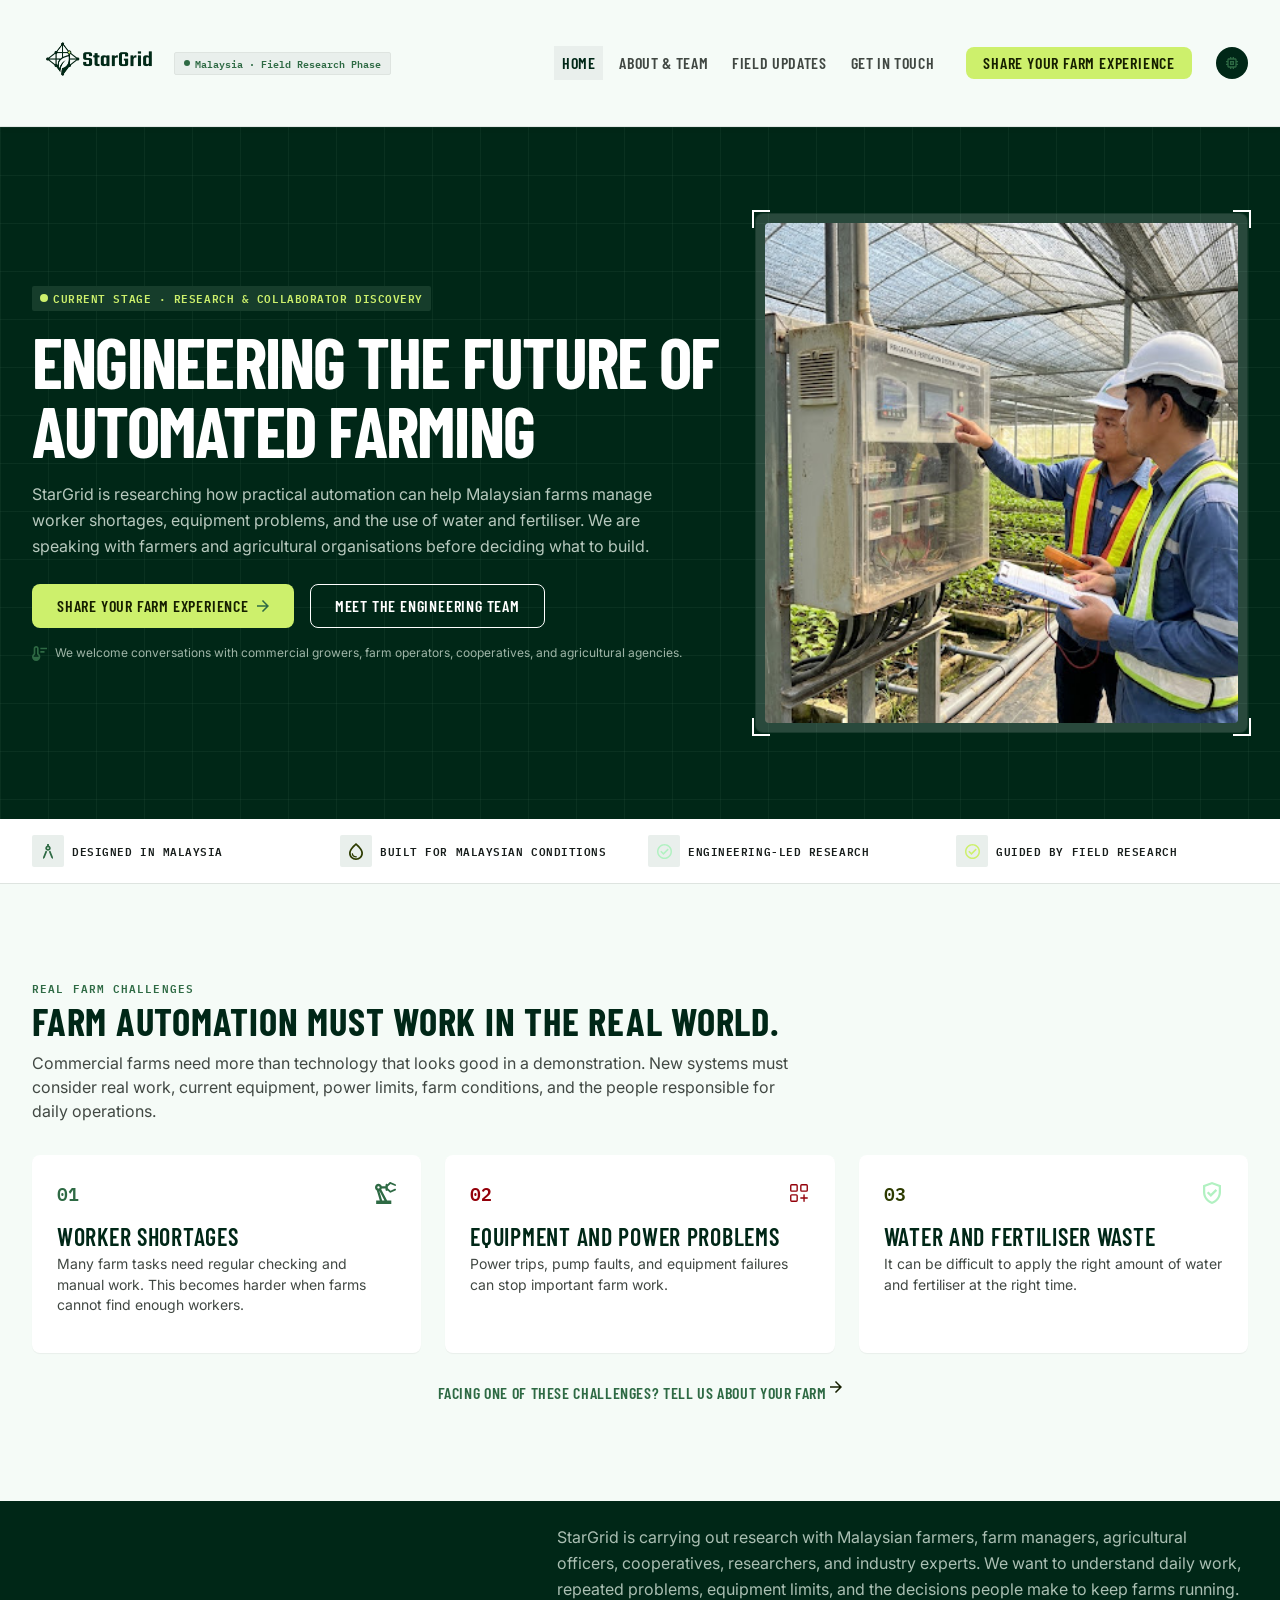
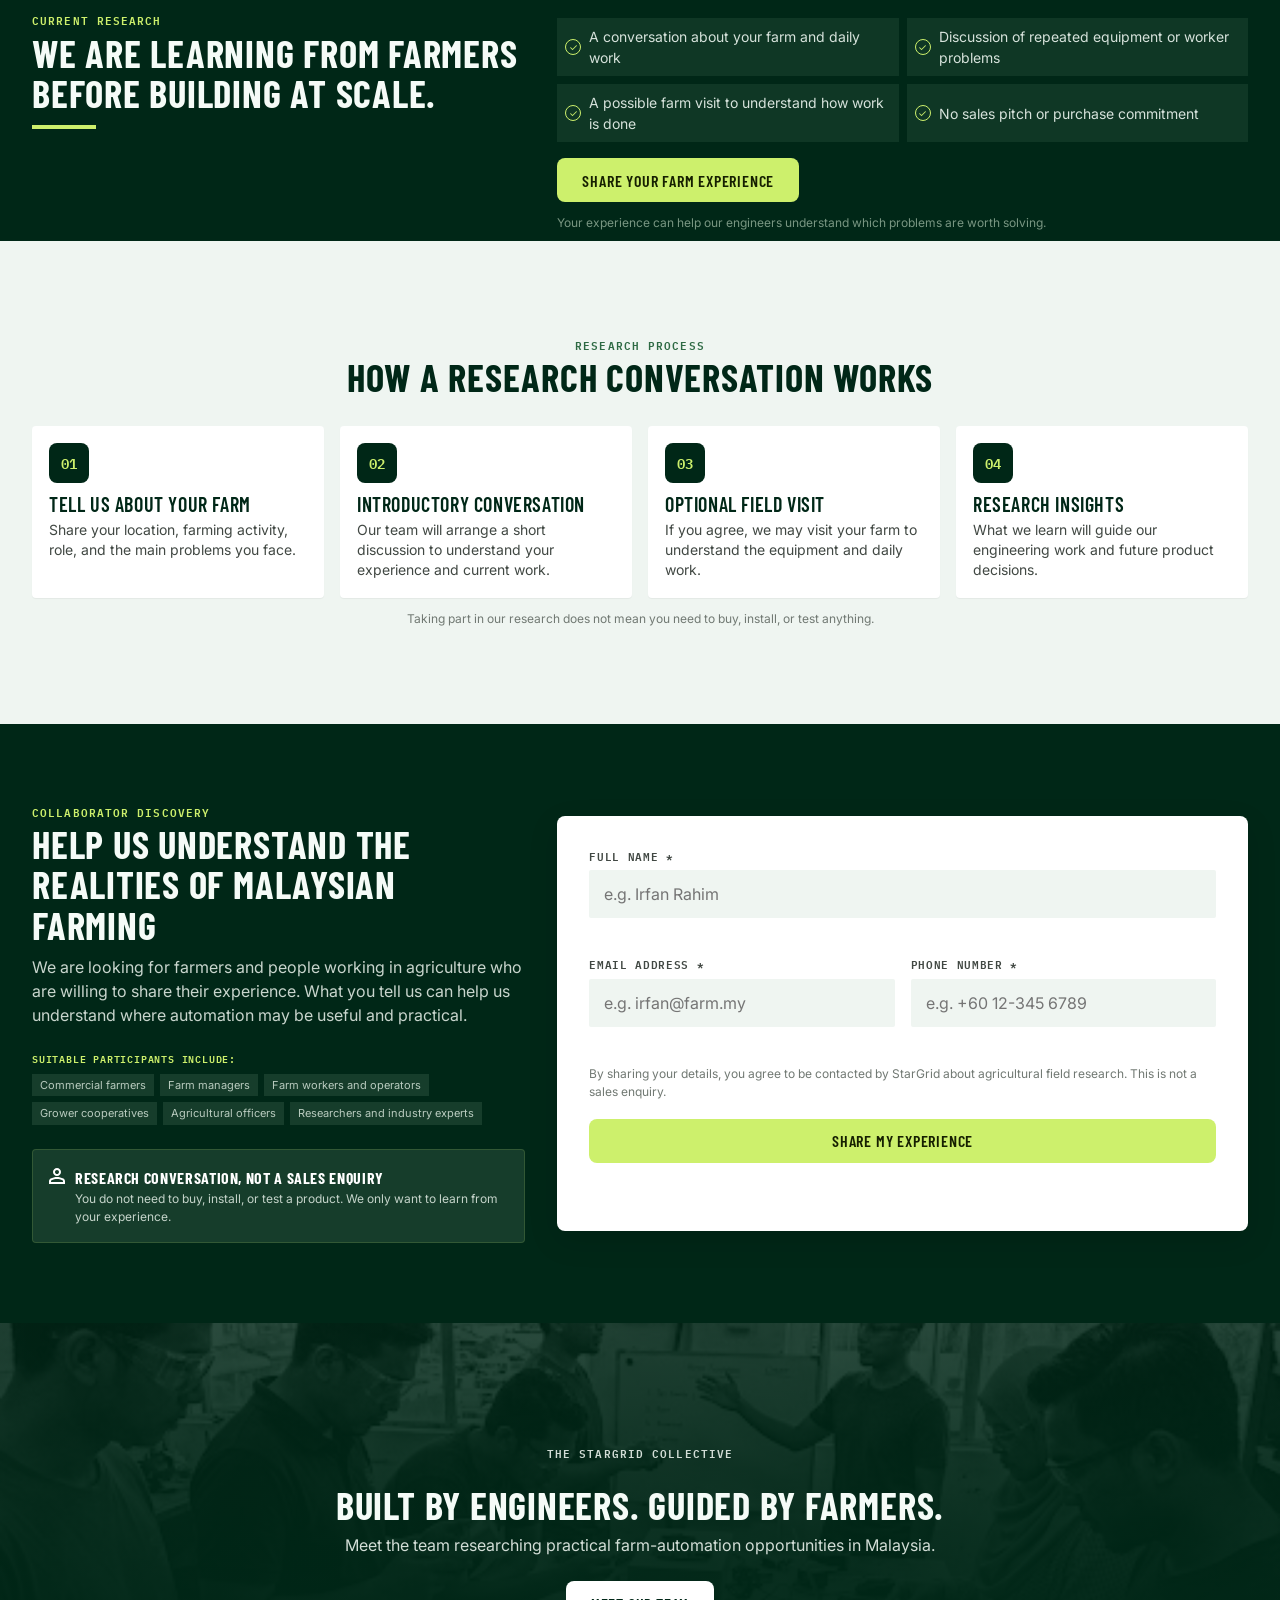
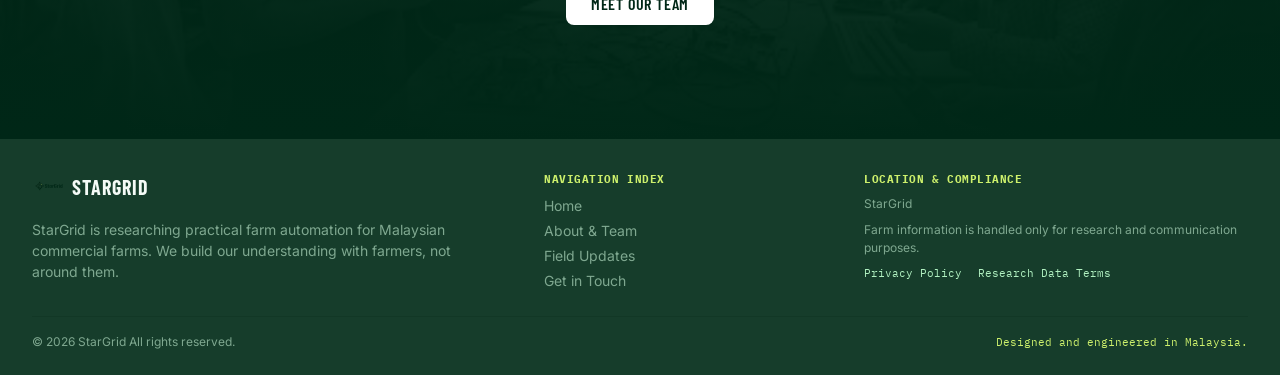
<file: index.html>
<!doctype html>
<html lang="en-MY">
<head>
  <meta charset="utf-8">
  <meta name="viewport" content="width=device-width, initial-scale=1">
  <meta name="description" content="StarGrid is learning from Malaysian farmers to guide practical research into farm automation.">
  <title>StarGrid | Engineering for Real Farm Needs</title>
  <link rel="stylesheet" href="styles.css">
  <script src="script.js" defer></script>
</head>
<head>
  <meta charset="utf-8">
  <meta name="viewport" content="width=device-width, initial-scale=1">
  <meta name="description" content="Follow StarGrid's field research, farm visits, and conversations with Malaysian agricultural communities.">
  <title>Field Updates | StarGrid</title>
  
  <!-- Your new favicon tag -->
  <link rel="icon" type="image/png" href="assets/favicon.png">
  
  <link rel="stylesheet" href="styles.css">
  <script src="script.js" defer></script>
</head>
<body>
  <header class="site-header">
    <div class="container header-inner">
      <div class="brand-wrap">
        <a class="logo-link" href="index.html" aria-label="Grow Grid home">
          <img class="brand-logo" src="assets/grow-grid-logo.png" alt="Grow Grid">
        </a>
        <span class="phase-chip"><span class="phase-dot"></span>Malaysia · Field Research Phase</span>
      </div>
      <div class="header-actions">
        <nav class="desktop-nav" aria-label="Main navigation">
          <a class="nav-link active" href="index.html">Home</a>
          <a class="nav-link" href="about.html">About &amp; Team</a>
          <a class="nav-link" href="field-updates.html">Field Updates</a>
          <a class="nav-link" href="#research-form-section">Get in Touch</a>
        </nav>
        <a class="btn btn--primary btn--compact" href="#research-form-section">Share Your Farm Experience</a>
        <span class="header-icon" aria-hidden="true"><img src="assets/home-icon-13.svg" alt=""></span>
        <button class="menu-toggle" type="button" aria-label="Open navigation" aria-expanded="false" data-menu-toggle>
          <span></span><span></span><span></span>
        </button>
      </div>
    </div>
    <nav class="mobile-menu" aria-label="Mobile navigation" data-mobile-menu>
      <a class="nav-link active" href="index.html">Home</a>
      <a class="nav-link" href="about.html">About &amp; Team</a>
      <a class="nav-link" href="field-updates.html">Field Updates</a>
      <a class="nav-link" href="#research-form-section">Get in Touch</a>
      <a class="btn btn--primary" href="#research-form-section">Share Your Farm Experience</a>
    </nav>
  </header>

  <main>
    <section class="hero">
      <div class="container hero-inner">
        <div class="hero-content">
          <div class="status-badge"><i></i>Current Stage · Research &amp; Collaborator Discovery</div>
          <h1 class="hero-title">Engineering the Future of Automated Farming</h1>
          <p class="hero-copy">StarGrid is researching how practical automation can help Malaysian farms manage worker shortages, equipment problems, and the use of water and fertiliser. We are speaking with farmers and agricultural organisations before deciding what to build.</p>
          <div class="hero-actions">
            <a class="btn btn--primary" href="#research-form-section">Share Your Farm Experience <img class="inline-icon" src="assets/home-icon-12.svg" alt=""></a>
            <a class="btn btn--outline-light" href="about.html">Meet the Engineering Team</a>
          </div>
          <p class="reassurance"><img src="assets/home-icon-04.svg" alt="">We welcome conversations with commercial growers, farm operators, cooperatives, and agricultural agencies.</p>
        </div>
        <div class="technical-frame">
          <span class="corner" aria-hidden="true"></span>
          <img class="hero-image" src="assets/home-hero.jpg" alt="Engineer inspecting a farm control panel in a commercial greenhouse" width="488" height="500">
        </div>
      </div>
    </section>

    <section class="trust-strip" aria-label="StarGrid credibility">
      <div class="container trust-grid">
        <div class="trust-item"><span class="icon-box"><img src="assets/home-icon-01.svg" alt=""></span>Designed in Malaysia </div>
        <div class="trust-item"><span class="icon-box"><img src="assets/home-icon-02.svg" alt=""></span>Built for Malaysian Conditions</div>
        <div class="trust-item"><span class="icon-box"><img src="assets/home-icon-08.svg" alt=""></span>Engineering-led Research</div>
        <div class="trust-item"><span class="icon-box"><img src="assets/home-icon-06.svg" alt=""></span>Guided by Field Research</div>
      </div>
    </section>

    <section class="section section--large section--mint" id="farm-challenges">
      <div class="container">
        <p class="eyebrow">Real Farm Challenges</p>
        <h2 class="section-title">Farm Automation Must Work in the Real World.</h2>
        <p class="section-copy">Commercial farms need more than technology that looks good in a demonstration. New systems must consider real work, current equipment, power limits, farm conditions, and the people responsible for daily operations.</p>
        <div class="challenge-grid">
          <article class="challenge-card">
            <div class="card-top"><span class="card-number">01</span><img class="card-icon" src="assets/home-icon-03.svg" alt=""></div>
            <h3 class="card-title">Worker Shortages</h3>
            <p class="card-copy">Many farm tasks need regular checking and manual work. This becomes harder when farms cannot find enough workers.</p>
          </article>
          <article class="challenge-card">
            <div class="card-top"><span class="card-number card-number--red">02</span><img class="card-icon" src="assets/home-icon-11.svg" alt=""></div>
            <h3 class="card-title">Equipment and Power Problems</h3>
            <p class="card-copy">Power trips, pump faults, and equipment failures can stop important farm work.</p>
          </article>
          <article class="challenge-card">
            <div class="card-top"><span class="card-number card-number--olive">03</span><img class="card-icon" src="assets/home-icon-10.svg" alt=""></div>
            <h3 class="card-title">Water and Fertiliser Waste</h3>
            <p class="card-copy">It can be difficult to apply the right amount of water and fertiliser at the right time.</p>
          </article>
        </div>
        <a class="section-outlink" href="#research-form-section">Facing one of these challenges? Tell us about your farm&nbsp; <img class="inline-icon" src="assets/home-icon-05.svg" alt=""></a>
      </div>
    </section>

    <section class="section--dark" id="current-research">
      <div class="container research-band-inner">
        <div class="research-heading">
          <p class="eyebrow eyebrow--lime">Current Research</p>
          <h2 class="section-title section-title--light">We Are Learning From Farmers Before Building at Scale.</h2>
          <div class="lime-rule" aria-hidden="true"></div>
        </div>
        <div>
          <p class="research-copy">StarGrid is carrying out research with Malaysian farmers, farm managers, agricultural officers, cooperatives, researchers, and industry experts. We want to understand daily work, repeated problems, equipment limits, and the decisions people make to keep farms running.</p>
          <div class="research-list">
            <div class="research-list-item"><span class="check">✓</span>A conversation about your farm and daily work</div>
            <div class="research-list-item"><span class="check">✓</span>Discussion of repeated equipment or worker problems</div>
            <div class="research-list-item"><span class="check">✓</span>A possible farm visit to understand how work is done</div>
            <div class="research-list-item"><span class="check">✓</span>No sales pitch or purchase commitment</div>
          </div>
          <a class="btn btn--primary" href="#research-form-section">Share Your Farm Experience</a>
          <p class="research-note">Your experience can help our engineers understand which problems are worth solving.</p>
        </div>
      </div>
    </section>

    <section class="section section--large section--soft" id="research-process">
      <div class="container">
        <div class="center-heading">
          <p class="eyebrow">Research Process</p>
          <h2 class="section-title">How a Research Conversation Works</h2>
        </div>
        <div class="timeline">
          <article class="step-card"><span class="step-number">01</span><h3 class="card-title">Tell Us About Your Farm</h3><p class="card-copy">Share your location, farming activity, role, and the main problems you face.</p></article>
          <article class="step-card"><span class="step-number">02</span><h3 class="card-title">Introductory Conversation</h3><p class="card-copy">Our team will arrange a short discussion to understand your experience and current work.</p></article>
          <article class="step-card"><span class="step-number">03</span><h3 class="card-title">Optional Field Visit</h3><p class="card-copy">If you agree, we may visit your farm to understand the equipment and daily work.</p></article>
          <article class="step-card"><span class="step-number">04</span><h3 class="card-title">Research Insights</h3><p class="card-copy">What we learn will guide our engineering work and future product decisions.</p></article>
        </div>
        <p class="timeline-note">Taking part in our research does not mean you need to buy, install, or test anything.</p>
      </div>
    </section>

    <section class="section--dark form-section" id="research-form-section">
      <div class="container form-layout">
        <div>
          <p class="eyebrow eyebrow--lime">Collaborator Discovery</p>
          <h2 class="section-title section-title--light">Help Us Understand the Realities of Malaysian Farming</h2>
          <p class="section-copy section-copy--light">We are looking for farmers and people working in agriculture who are willing to share their experience. What you tell us can help us understand where automation may be useful and practical.</p>
          <p class="participant-label">Suitable participants include:</p>
          <div class="tags">
            <span class="tag">Commercial farmers</span><span class="tag">Farm managers</span><span class="tag">Farm workers and operators</span><span class="tag">Grower cooperatives</span><span class="tag">Agricultural officers</span><span class="tag">Researchers and industry experts</span>
          </div>
          <div class="notice-box"><img src="assets/home-icon-09.svg" alt=""><div><strong>Research Conversation, Not a Sales Enquiry</strong>You do not need to buy, install, or test a product. We only want to learn from your experience.</div></div>
        </div>

        <form class="form-card" id="research-form" novalidate>
          <div class="form-grid">
            <div class="field">
              <label for="name">Full Name *</label>
              <input id="name" name="name" type="text" autocomplete="name" placeholder="e.g. Irfan Rahim" aria-describedby="name-error" required>
              <p class="field-error" id="name-error" aria-live="polite"></p>
            </div>
            <div class="field">
              <label for="email">Email Address *</label>
              <input id="email" name="email" type="email" autocomplete="email" placeholder="e.g. irfan@farm.my" aria-describedby="email-error" required>
              <p class="field-error" id="email-error" aria-live="polite"></p>
            </div>
            <div class="field">
              <label for="phone">Phone Number *</label>
              <input id="phone" name="phone" type="tel" autocomplete="tel" placeholder="e.g. +60 12-345 6789" aria-describedby="phone-error" required>
              <p class="field-error" id="phone-error" aria-live="polite"></p>
            </div>
          </div>
          <p class="form-trust">By sharing your details, you agree to be contacted by StarGrid about agricultural field research. This is not a sales enquiry.</p>
          <button class="btn btn--primary btn--full" type="submit">Share My Experience</button>
          <p class="form-status" data-form-status role="status" aria-live="polite"></p>
        </form>
      </div>
    </section>

    <section class="team-banner">
      <div class="container">
        <p class="eyebrow eyebrow--lime">The StarGrid Collective</p>
        <h2 class="section-title section-title--light">Built by Engineers. Guided by Farmers.</h2>
        <p>Meet the team researching practical farm-automation opportunities in Malaysia.</p>
        <a class="btn btn--white" href="about.html">Meet Our Team</a>
      </div>
    </section>
  </main>

  <footer class="site-footer">
    <div class="container">
      <div class="footer-main">
        <div>
          <div class="footer-logo-row"><img src="assets/grow-grid-logo-about.png" alt=""><strong class="footer-brand">StarGrid</strong></div>
          <p class="footer-copy">StarGrid is researching practical farm automation for Malaysian commercial farms. We build our understanding with farmers, not around them.</p>
        </div>
        <div>
          <h2 class="footer-heading">Navigation Index</h2>
          <nav class="footer-links" aria-label="Footer navigation"><a href="index.html">Home</a><a href="about.html">About &amp; Team</a><a href="field-updates.html">Field Updates</a><a href="#research-form-section">Get in Touch</a></nav>
        </div>
        <div>
          <h2 class="footer-heading">Location &amp; Compliance</h2>
          <p class="footer-small">StarGrid </p>
          <p class="footer-small">Farm information is handled only for research and communication purposes.</p>
          <div class="legal-links"><a href="#">Privacy Policy</a><a href="#">Research Data Terms</a></div>
        </div>
      </div>
      <div class="footer-bottom"><span>© 2026 StarGrid  All rights reserved.</span><span class="footer-signoff">Designed and engineered in Malaysia.</span></div>
    </div>
  </footer>
</body>
</html>
</file>
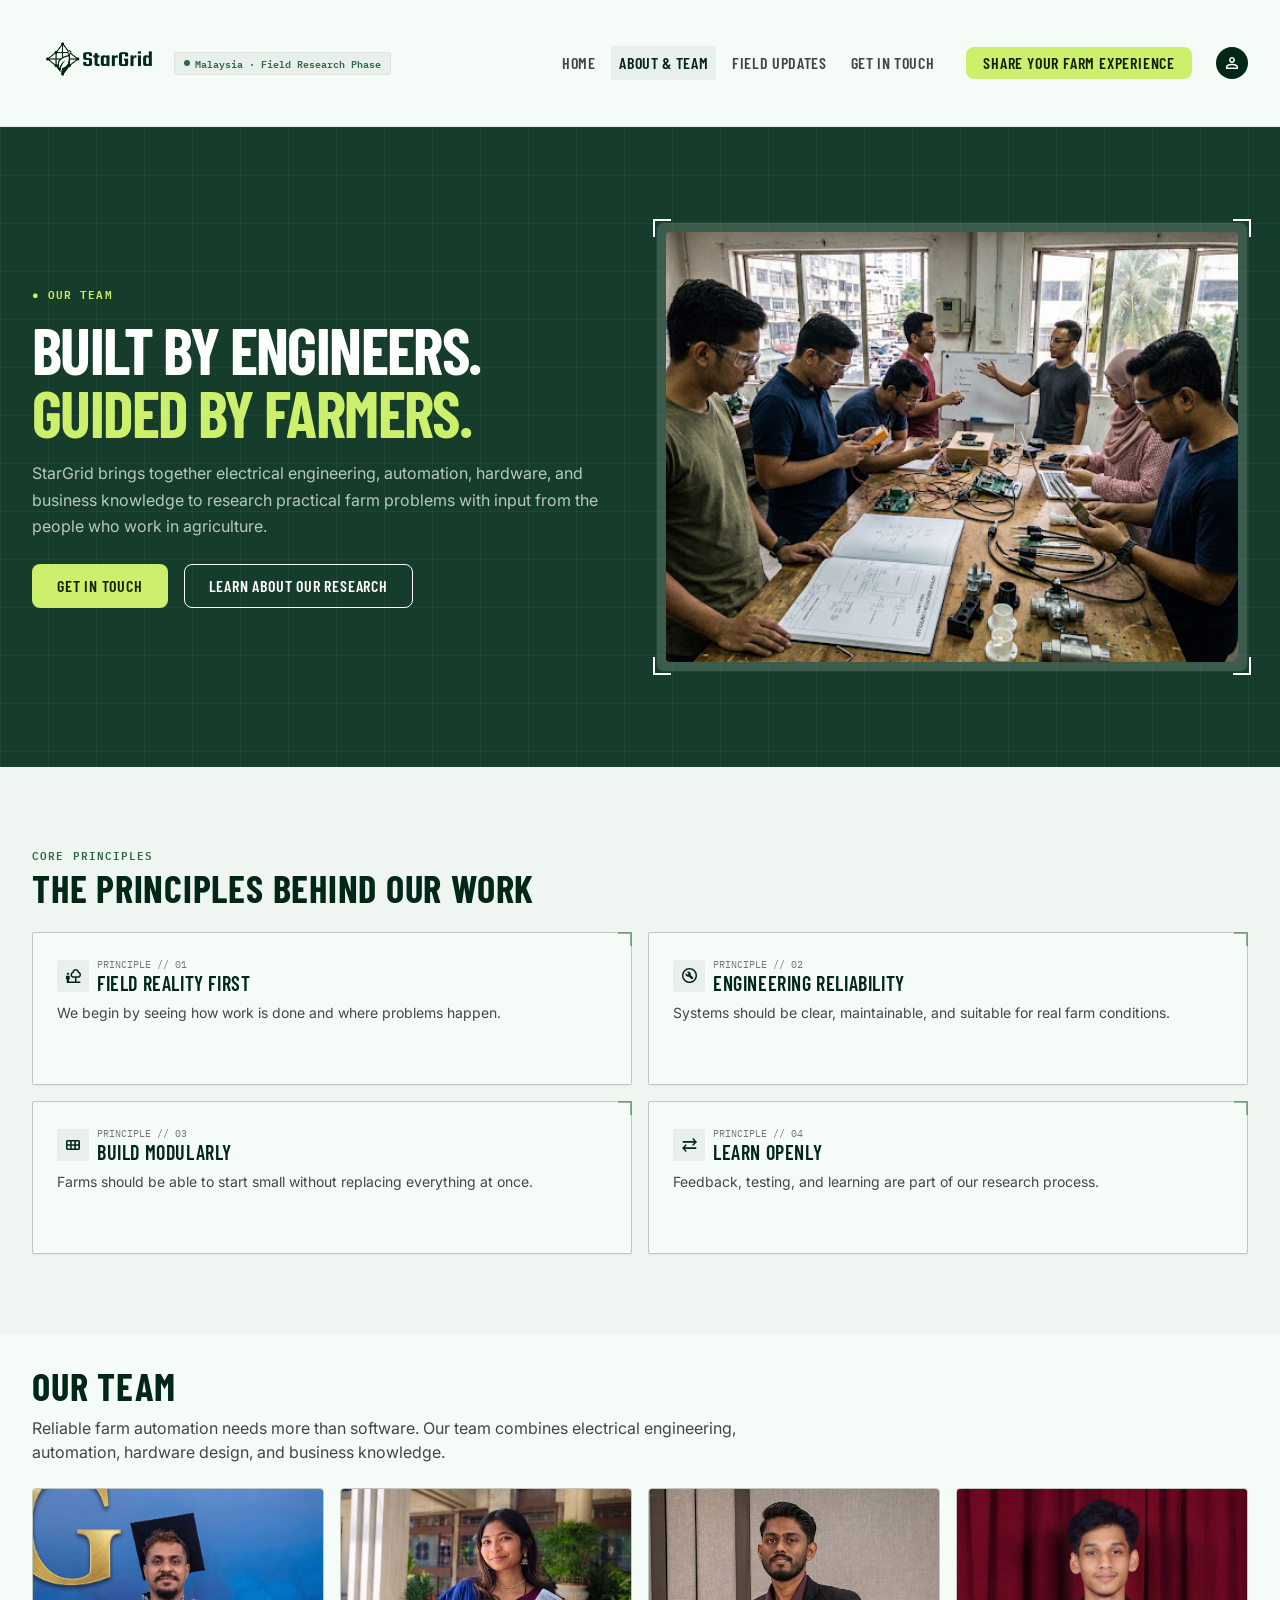
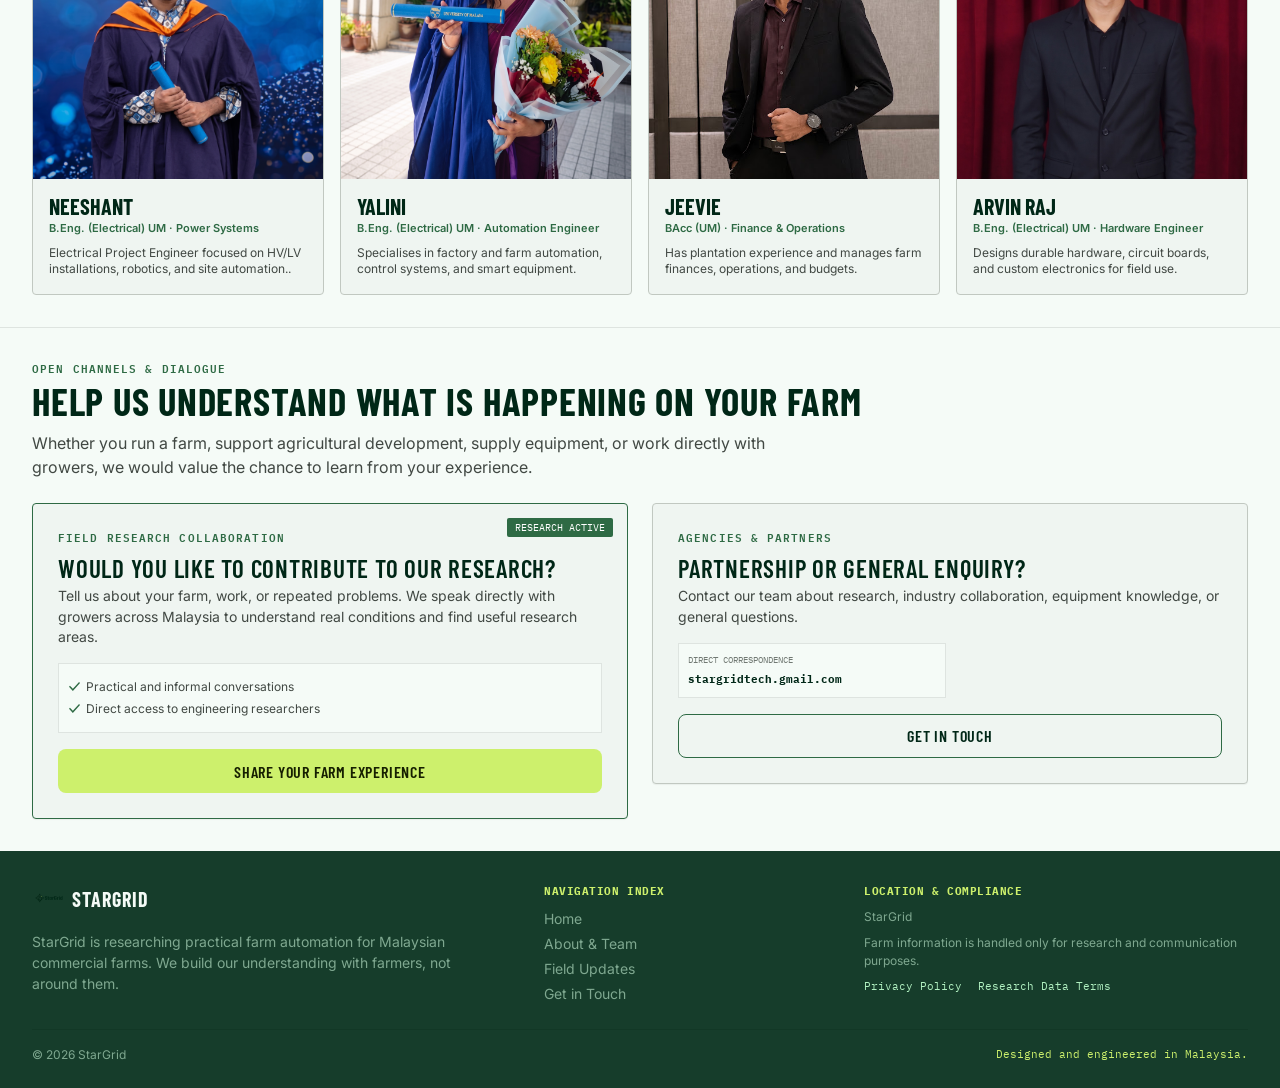
<file: about.html>
<!doctype html>
<html lang="en-MY">
<head>
  <meta charset="utf-8">
  <meta name="viewport" content="width=device-width, initial-scale=1">
  <meta name="description" content="Meet the StarGrid engineering team and learn about the principles guiding its Malaysian farm research.">
  <title>About &amp; Team | StarGrid</title>
  <link rel="stylesheet" href="styles.css">
  <script src="script.js" defer></script>
</head>
<body>
  <header class="site-header">
    <div class="container header-inner">
      <div class="brand-wrap">
        <a class="logo-link" href="index.html" aria-label="Grow Grid home"><img class="brand-logo" src="assets/grow-grid-logo.png" alt="Grow Grid"></a>
        <span class="phase-chip"><span class="phase-dot"></span>Malaysia · Field Research Phase</span>
      </div>
      <div class="header-actions">
        <nav class="desktop-nav" aria-label="Main navigation">
          <a class="nav-link" href="index.html">Home</a>
          <a class="nav-link active" href="about.html">About &amp; Team</a>
          <a class="nav-link" href="field-updates.html">Field Updates</a>
          <a class="nav-link" href="#contact">Get in Touch</a>
        </nav>
        <a class="btn btn--primary btn--compact" href="index.html#research-form-section">Share Your Farm Experience</a>
        <span class="header-icon" aria-hidden="true"><img src="assets/about-icon-04.svg" alt=""></span>
        <button class="menu-toggle" type="button" aria-label="Open navigation" aria-expanded="false" data-menu-toggle><span></span><span></span><span></span></button>
      </div>
    </div>
    <nav class="mobile-menu" aria-label="Mobile navigation" data-mobile-menu>
      <a class="nav-link" href="index.html">Home</a>
      <a class="nav-link active" href="about.html">About &amp; Team</a>
      <a class="nav-link" href="field-updates.html">Field Updates</a>
      <a class="nav-link" href="#contact">Get in Touch</a>
      <a class="btn btn--primary" href="index.html#research-form-section">Share Your Farm Experience</a>
    </nav>
  </header>

  <main>
    <section class="hero about-hero">
      <div class="container hero-inner">
        <div class="hero-content">
          <p class="eyebrow eyebrow--lime">● Our Team</p>
          <h1 class="hero-title">Built by Engineers.<span class="accent">Guided by Farmers.</span></h1>
          <p class="hero-copy">StarGrid brings together electrical engineering, automation, hardware, and business knowledge to research practical farm problems with input from the people who work in agriculture.</p>
          <div class="hero-actions">
            <a class="btn btn--primary" href="#contact">Get in Touch</a>
            <a class="btn btn--outline-light" href="index.html#current-research">Learn About Our Research</a>
          </div>
        </div>
        <div class="technical-frame">
          <span class="corner" aria-hidden="true"></span>
          <img class="hero-image" src="assets/about-workshop.jpg" alt="StarGrid team collaborating on electronic hardware in a workshop" width="590" height="430">
        </div>
      </div>
    </section>

    <section class="section section--soft">
      <div class="container">
        <p class="eyebrow">Core Principles</p>
        <h2 class="section-title">The Principles Behind Our Work</h2>
        <div class="values-grid">
          <article class="value-card">
            <div class="value-head"><span class="icon-box"><img src="assets/about-icon-01.svg" alt=""></span><div><div class="value-meta">PRINCIPLE // 01</div><h3 class="card-title">Field Reality First</h3></div></div>
            <p class="card-copy">We begin by seeing how work is done and where problems happen.</p>
          </article>
          <article class="value-card">
            <div class="value-head"><span class="icon-box"><img src="assets/about-icon-03.svg" alt=""></span><div><div class="value-meta">PRINCIPLE // 02</div><h3 class="card-title">Engineering Reliability</h3></div></div>
            <p class="card-copy">Systems should be clear, maintainable, and suitable for real farm conditions.</p>
          </article>
          <article class="value-card">
            <div class="value-head"><span class="icon-box"><img src="assets/about-icon-06.svg" alt=""></span><div><div class="value-meta">PRINCIPLE // 03</div><h3 class="card-title">Build Modularly</h3></div></div>
            <p class="card-copy">Farms should be able to start small without replacing everything at once.</p>
          </article>
          <article class="value-card">
            <div class="value-head"><span class="icon-box"><img src="assets/about-icon-05.svg" alt=""></span><div><div class="value-meta">PRINCIPLE // 04</div><h3 class="card-title">Learn Openly</h3></div></div>
            <p class="card-copy">Feedback, testing, and learning are part of our research process.</p>
          </article>
        </div>
      </div>
    </section>

    <section class="team-section section--mint">
      <div class="container">
        <h2 class="section-title">Our Team</h2>
        <p class="section-copy">Reliable farm automation needs more than software. Our team combines electrical engineering, automation, hardware design, and business knowledge.</p>
        <div class="team-grid">
          <article class="profile">
            <div class="profile-image-wrap"><img src="assets/team-neeshant.jpg" alt="Neeshant, electrical engineering lead" width="290" height="290" loading="lazy"><span </div>
            <div class="profile-body"><h3 class="profile-name">Neeshant</h3><p class="profile-role">B.Eng. (Electrical) UM · Power Systems</p><p class="profile-copy">Electrical Project Engineer focused on HV/LV installations, robotics, and site automation..</p></div>
          </article>
          <article class="profile">
            <div class="profile-image-wrap"><img src="assets/team-yalini.jpg" alt="Yalini Sundram, automation engineer" width="290" height="290" loading="lazy"></div>
            <div class="profile-body"><h3 class="profile-name">Yalini </h3><p class="profile-role">B.Eng. (Electrical) UM · Automation Engineer</p><p class="profile-copy">Specialises in factory and farm automation, control systems, and smart equipment.</p></div>
          </article>
          <article class="profile">
            <div class="profile-image-wrap"><img src="assets/team-jeevie.jpg" alt="Jeevie, finance and operations" width="290" height="290" loading="lazy"></div>
            <div class="profile-body"><h3 class="profile-name">Jeevie</h3><p class="profile-role">BAcc (UM) · Finance &amp; Operations</p><p class="profile-copy">Has plantation experience and manages farm finances, operations, and budgets.</p></div>
          </article>
          <article class="profile">
            <div class="profile-image-wrap"><img src="assets/team-arvin.jpg" alt="Arvin Raj, hardware engineer" width="290" height="290" loading="lazy"></div>
            <div class="profile-body"><h3 class="profile-name">Arvin Raj</h3><p class="profile-role">B.Eng. (Electrical) UM · Hardware Engineer</p><p class="profile-copy">Designs durable hardware, circuit boards, and custom electronics for field use.</p></div>
          </article>
        </div>
      </div>
    </section>

    <section class="contact-section section--mint" id="contact">
      <div class="container">
        <p class="eyebrow">Open Channels &amp; Dialogue</p>
        <h2 class="section-title">Help Us Understand What Is Happening on Your Farm</h2>
        <p class="section-copy">Whether you run a farm, support agricultural development, supply equipment, or work directly with growers, we would value the chance to learn from your experience.</p>
        <div class="contact-paths">
          <article class="contact-card contact-card--primary">
            <span class="research-chip">Research Active</span>
            <p class="eyebrow">Field Research Collaboration</p>
            <h3 class="card-title">Would You Like to Contribute to Our Research?</h3>
            <p class="card-copy">Tell us about your farm, work, or repeated problems. We speak directly with growers across Malaysia to understand real conditions and find useful research areas.</p>
            <div class="mini-list"><div><img src="assets/about-icon-02.svg" alt="">Practical and informal conversations</div><div><img src="assets/about-icon-02.svg" alt="">Direct access to engineering researchers</div></div>
            <a class="btn btn--primary btn--full" href="index.html#research-form-section">Share Your Farm Experience</a>
          </article>
          <article class="contact-card">
            <p class="eyebrow">Agencies &amp; Partners</p>
            <h3 class="card-title">Partnership or General Enquiry?</h3>
            <p class="card-copy">Contact our team about research, industry collaboration, equipment knowledge, or general questions.</p>
            <div class="contact-details">
              <div class="contact-detail"><span>Direct Correspondence</span><strong>stargridtech.gmail.com</strong></div>
              <!--<div class="contact-detail"><span>Phone or WhatsApp</span><strong>+60 12-345 6789</strong></div> -->
            </div>
            <a class="btn btn--outline-dark btn--full" href="mailto:field@Stargrid.my">Get in Touch</a>
          </article>
        </div>
      </div>
    </section>
  </main>

  <footer class="site-footer">
    <div class="container">
      <div class="footer-main">
        <div>
          <div class="footer-logo-row"><img src="assets/grow-grid-logo-about.png" alt=""><strong class="footer-brand">StarGrid</strong></div>
          <p class="footer-copy">StarGrid is researching practical farm automation for Malaysian commercial farms. We build our understanding with farmers, not around them.</p>
        </div>
        <div>
          <h2 class="footer-heading">Navigation Index</h2>
          <nav class="footer-links" aria-label="Footer navigation"><a href="index.html">Home</a><a href="about.html">About &amp; Team</a><a href="field-updates.html">Field Updates</a><a href="#contact">Get in Touch</a></nav>
        </div>
        <div>
          <h2 class="footer-heading">Location &amp; Compliance</h2>
          <p class="footer-small">StarGrid </p>
          <p class="footer-small">Farm information is handled only for research and communication purposes.</p>
          <div class="legal-links"><a href="#">Privacy Policy</a><a href="#">Research Data Terms</a></div>
        </div>
      </div>
      <div class="footer-bottom"><span>© 2026 StarGrid </span><span class="footer-signoff">Designed and engineered in Malaysia.</span></div>
    </div>
  </footer>
</body>
</html>
</file>
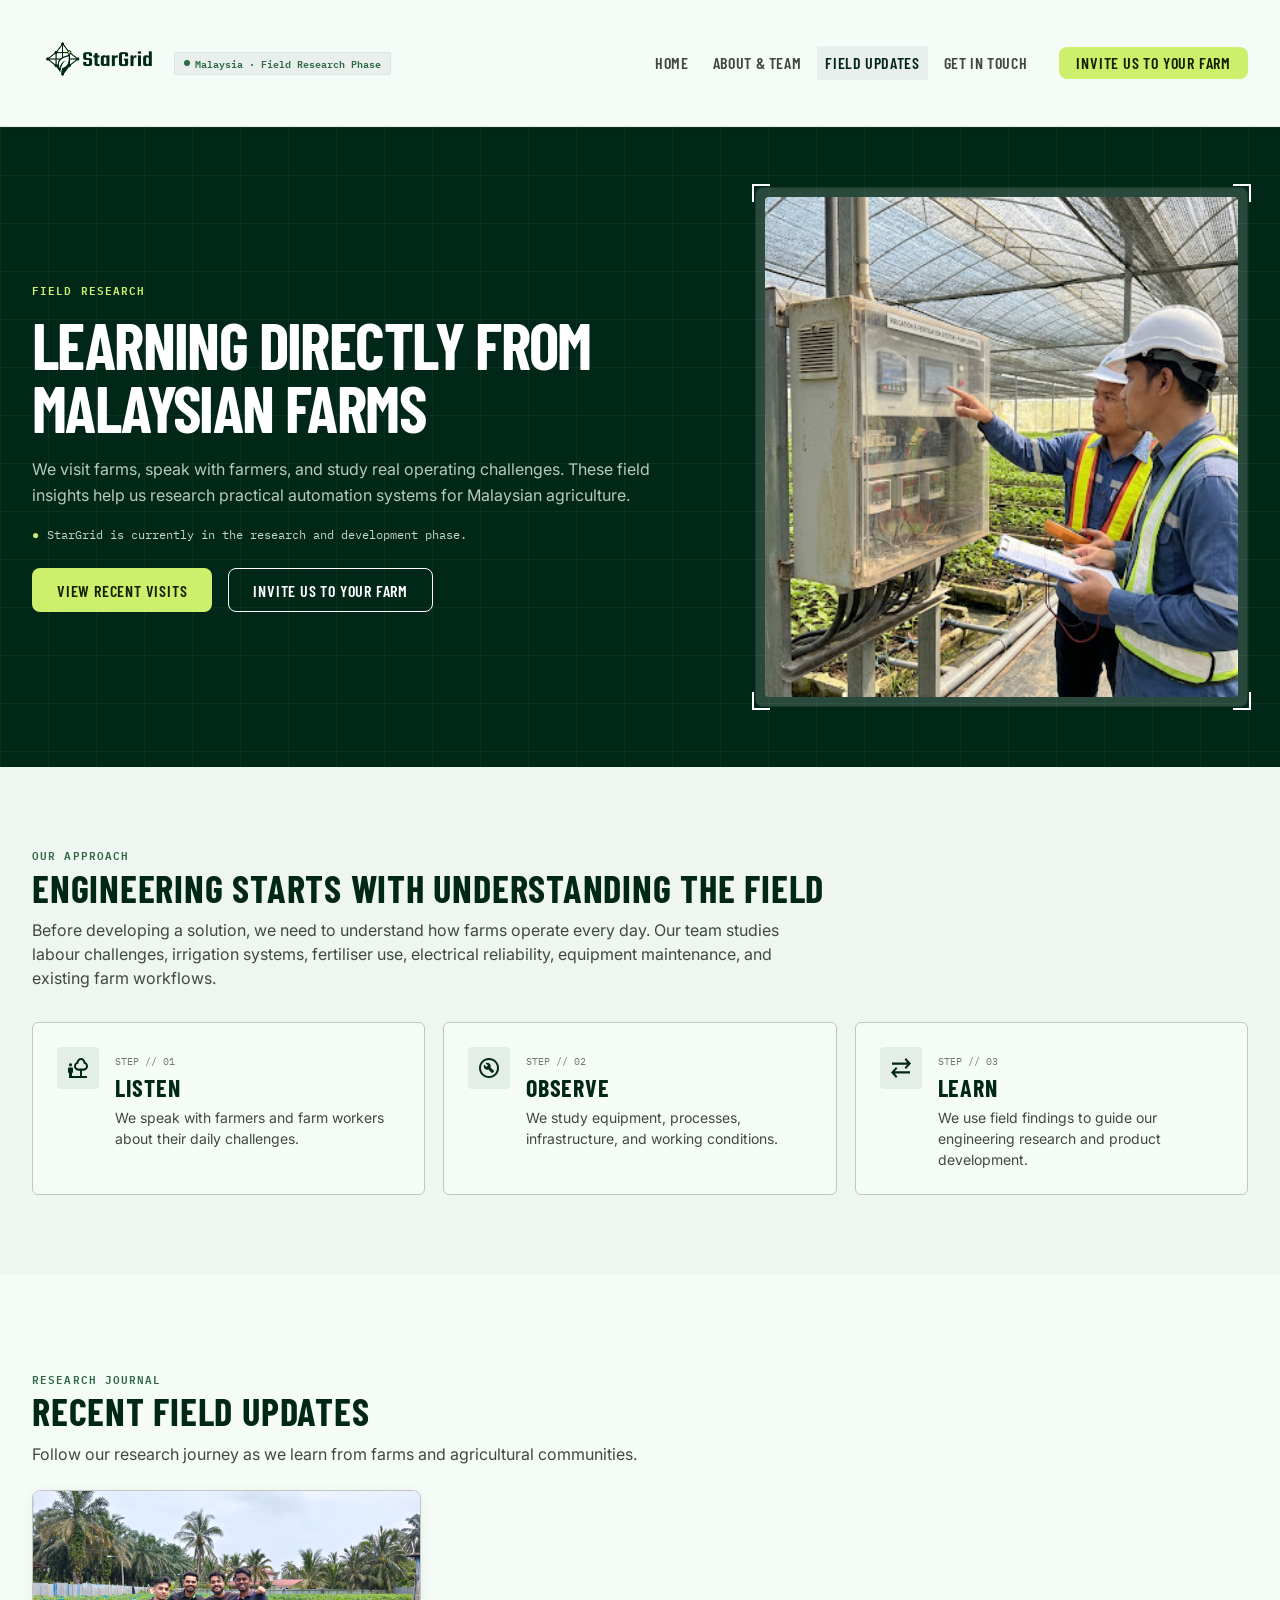
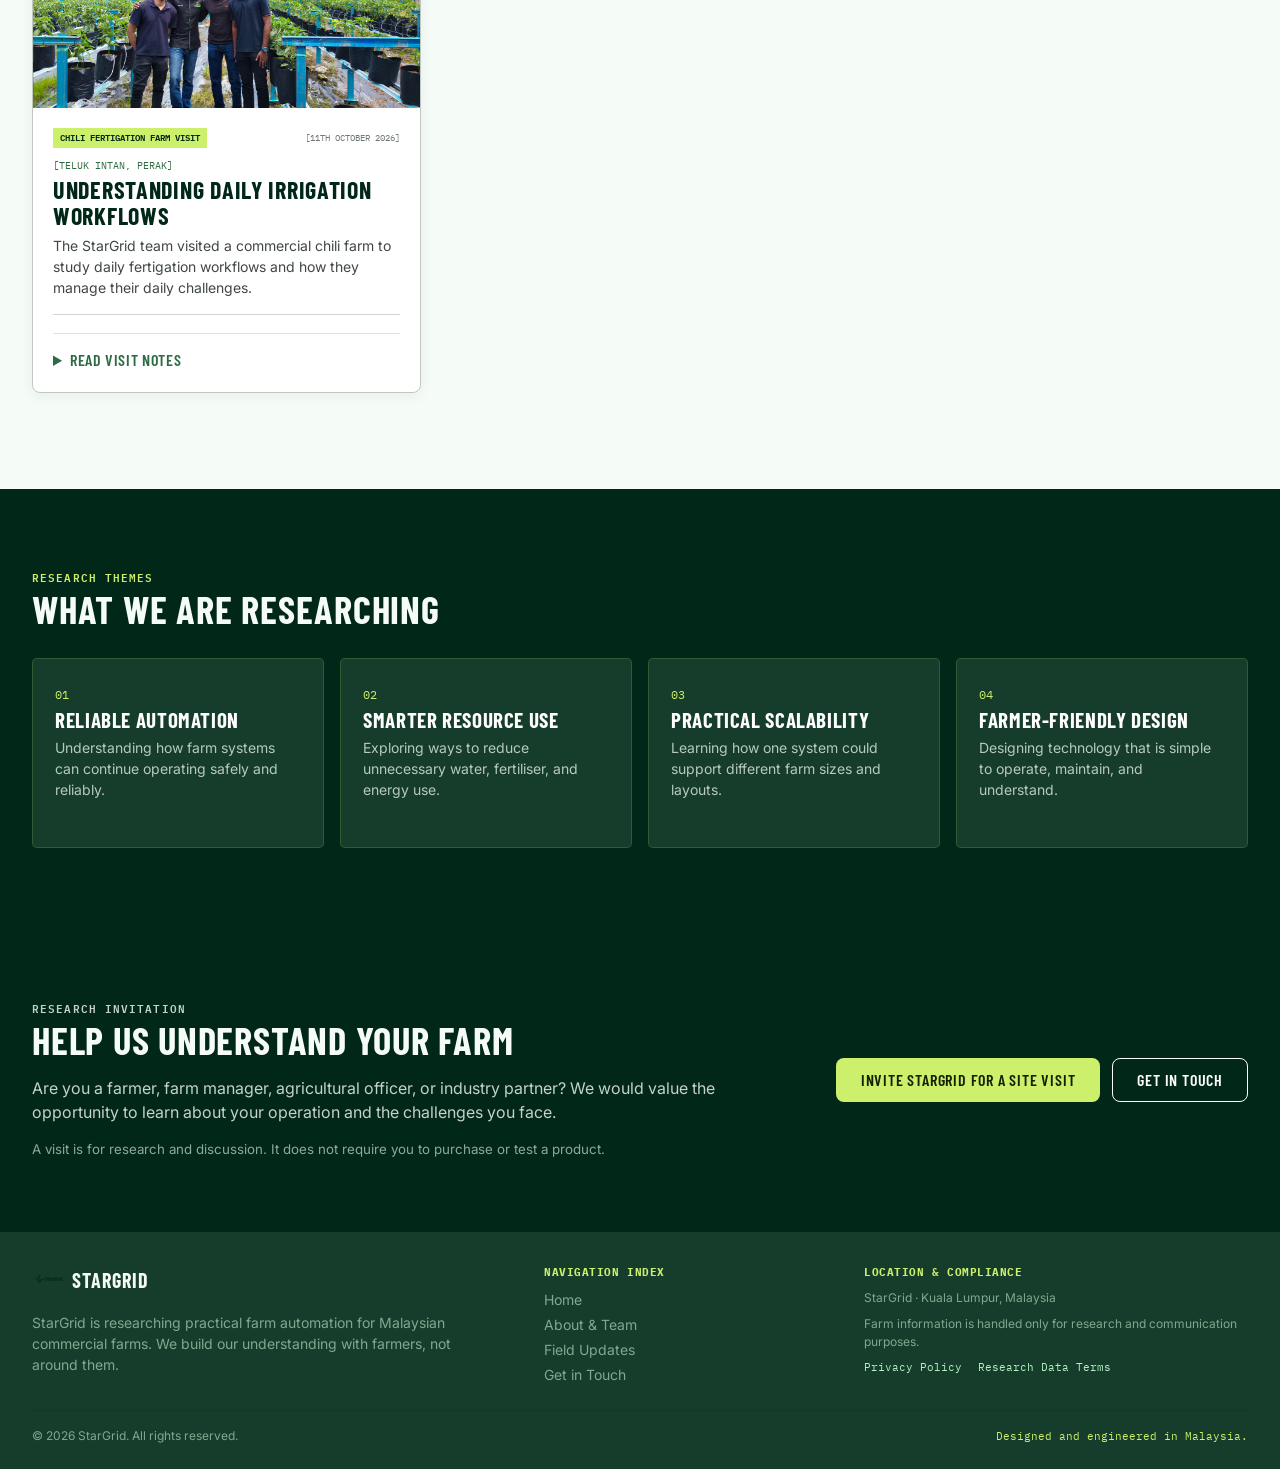
<file: field-updates.html>
<!doctype html>
<html lang="en-MY">
<head>
  <meta charset="utf-8">
  <meta name="viewport" content="width=device-width, initial-scale=1">
  <meta name="description" content="Follow StarGrid's field research, farm visits, and conversations with Malaysian agricultural communities.">
  <title>Field Updates | StarGrid</title>
  <link rel="stylesheet" href="styles.css">
  <script src="script.js" defer></script>
</head>
<body>
  <header class="site-header">
    <div class="container header-inner">
      <div class="brand-wrap">
        <a class="logo-link" href="index.html" aria-label="StarGrid home"><img class="brand-logo" src="assets/grow-grid-logo.png" alt="StarGrid"></a>
        <span class="phase-chip"><span class="phase-dot"></span>Malaysia · Field Research Phase</span>
      </div>
      <div class="header-actions">
        <nav class="desktop-nav" aria-label="Main navigation">
          <a class="nav-link" href="index.html">Home</a>
          <a class="nav-link" href="about.html">About &amp; Team</a>
          <a class="nav-link active" href="field-updates.html">Field Updates</a>
          <a class="nav-link" href="index.html#research-form-section">Get in Touch</a>
        </nav>
        <a class="btn btn--primary btn--compact" href="index.html#research-form-section">Invite Us to Your Farm</a>
        <button class="menu-toggle" type="button" aria-label="Open navigation" aria-expanded="false" data-menu-toggle><span></span><span></span><span></span></button>
      </div>
    </div>
    <nav class="mobile-menu" aria-label="Mobile navigation" data-mobile-menu>
      <a class="nav-link" href="index.html">Home</a>
      <a class="nav-link" href="about.html">About &amp; Team</a>
      <a class="nav-link active" href="field-updates.html">Field Updates</a>
      <a class="nav-link" href="index.html#research-form-section">Get in Touch</a>
      <a class="btn btn--primary" href="index.html#research-form-section">Invite Us to Your Farm</a>
    </nav>
  </header>

  <main>
    <section class="hero field-hero">
      <div class="container hero-inner">
        <div class="hero-content">
          <p class="eyebrow eyebrow--lime">Field Research</p>
          <h1 class="hero-title">Learning Directly from Malaysian Farms</h1>
          <p class="hero-copy">We visit farms, speak with farmers, and study real operating challenges. These field insights help us research practical automation systems for Malaysian agriculture.</p>
          <p class="research-phase-note"><span aria-hidden="true">●</span> StarGrid is currently in the research and development phase.</p>
          <div class="hero-actions">
            <a class="btn btn--primary" href="#recent-visits">View Recent Visits</a>
            <a class="btn btn--outline-light" href="index.html#research-form-section">Invite Us to Your Farm</a>
          </div>
        </div>
        <div class="technical-frame">
          <span class="corner" aria-hidden="true"></span>
          <img class="hero-image" src="assets/home-hero.jpg" alt="Engineer studying equipment during agricultural field research" width="590" height="500">
        </div>
      </div>
    </section>

    <section class="section section--soft">
      <div class="container">
        <p class="eyebrow">Our Approach</p>
        <h2 class="section-title">Engineering Starts with Understanding the Field</h2>
        <p class="section-copy">Before developing a solution, we need to understand how farms operate every day. Our team studies labour challenges, irrigation systems, fertiliser use, electrical reliability, equipment maintenance, and existing farm workflows.</p>
        <div class="approach-grid">
          <article class="approach-card"><span class="approach-icon"><img src="assets/about-icon-01.svg" alt=""></span><div><span class="value-meta">STEP // 01</span><h3>Listen</h3><p>We speak with farmers and farm workers about their daily challenges.</p></div></article>
          <article class="approach-card"><span class="approach-icon"><img src="assets/about-icon-03.svg" alt=""></span><div><span class="value-meta">STEP // 02</span><h3>Observe</h3><p>We study equipment, processes, infrastructure, and working conditions.</p></div></article>
          <article class="approach-card"><span class="approach-icon"><img src="assets/about-icon-05.svg" alt=""></span><div><span class="value-meta">STEP // 03</span><h3>Learn</h3><p>We use field findings to guide our engineering research and product development.</p></div></article>
        </div>
      </div>
    </section>

    <section class="section section--large section--mint" id="recent-visits">
      <div class="container">
        <p class="eyebrow">Research Journal</p>
        <h2 class="section-title">Recent Field Updates</h2>
        <p class="section-copy">Follow our research journey as we learn from farms and agricultural communities.</p>
      

        <div class="updates-grid">
          <article class="update-card">
            <img class="update-photo" src="assets/first_visit.jpg" alt="Photograph of an irrigation system at the farm">
            <div class="update-body">
              <div class="update-topline"><span class="update-category">Chili Fertigation Farm Visit</span><time datetime="">[11th October 2026]</time></div>
              <p class="update-location">[Teluk Intan, Perak]</p>
              <h3>Understanding Daily Irrigation Workflows</h3>
              <p>The StarGrid team visited a commercial chili farm to study daily fertigation workflows and how they manage their daily challenges.</p>
              
              <!-- Horizontal line added here -->
              <hr style="border: none; border-top: 1px solid #d1d5db; margin: 16px 0;">
              
              <details class="visit-notes">
                <summary>Read Visit Notes</summary>
                <div class="visit-notes-body">
                  <h4>Purpose of the visit</h4>
                  <p>Our goal was to observe their daily fertigation methods and analyze how current smart technologies perform in a real-world, high-volume environment.</p>
                  <h4>What we observed</h4>
                  <p>We inspected their pump house infrastructure and nutrient mixing routines to see how existing automation tools withstand the physical demands of the farm.</p>
                  <a href="#recent-visits">Return to Field Updates</a>
                </div>
              </details>
            </div>
          </article>
        </div>
      </div>
    </section>

    <section class="section section--dark">
      <div class="container">
        <p class="eyebrow eyebrow--lime">Research Themes</p>
        <h2 class="section-title section-title--light">What We Are Researching</h2>
        <div class="themes-grid">
          <article><span>01</span><h3>Reliable Automation</h3><p>Understanding how farm systems can continue operating safely and reliably.</p></article>
          <article><span>02</span><h3>Smarter Resource Use</h3><p>Exploring ways to reduce unnecessary water, fertiliser, and energy use.</p></article>
          <article><span>03</span><h3>Practical Scalability</h3><p>Learning how one system could support different farm sizes and layouts.</p></article>
          <article><span>04</span><h3>Farmer-Friendly Design</h3><p>Designing technology that is simple to operate, maintain, and understand.</p></article>
        </div>
      </div>
    </section>

    <section class="field-cta">
      <div class="container field-cta-inner">
        <div>
          <p class="eyebrow eyebrow--lime">Research Invitation</p>
          <h2 class="section-title section-title--light">Help Us Understand Your Farm</h2>
          <p>Are you a farmer, farm manager, agricultural officer, or industry partner? We would value the opportunity to learn about your operation and the challenges you face.</p>
          <small>A visit is for research and discussion. It does not require you to purchase or test a product.</small>
        </div>
        <div class="field-cta-actions">
          <a class="btn btn--primary" href="index.html#research-form-section">Invite StarGrid for a Site Visit</a>
          <a class="btn btn--outline-light" href="index.html#research-form-section">Get in Touch</a>
        </div>
      </div>
    </section>
  </main>

  <footer class="site-footer">
    <div class="container">
      <div class="footer-main">
        <div>
          <div class="footer-logo-row"><img src="assets/grow-grid-logo-about.png" alt=""><strong class="footer-brand">StarGrid</strong></div>
          <p class="footer-copy">StarGrid is researching practical farm automation for Malaysian commercial farms. We build our understanding with farmers, not around them.</p>
        </div>
        <div>
          <h2 class="footer-heading">Navigation Index</h2>
          <nav class="footer-links" aria-label="Footer navigation"><a href="index.html">Home</a><a href="about.html">About &amp; Team</a><a href="field-updates.html">Field Updates</a><a href="index.html#research-form-section">Get in Touch</a></nav>
        </div>
        <div>
          <h2 class="footer-heading">Location &amp; Compliance</h2>
          <p class="footer-small">StarGrid · Kuala Lumpur, Malaysia</p>
          <p class="footer-small">Farm information is handled only for research and communication purposes.</p>
          <div class="legal-links"><a href="#">Privacy Policy</a><a href="#">Research Data Terms</a></div>
        </div>
      </div>
      <div class="footer-bottom"><span>© 2026 StarGrid. All rights reserved.</span><span class="footer-signoff">Designed and engineered in Malaysia.</span></div>
    </div>
  </footer>
</body>
</html>
</file>
<file: styles.css>
@import url('https://fonts.googleapis.com/css2?family=Barlow+Condensed:wght@600;700&family=IBM+Plex+Mono:wght@500;600&family=Inter:wght@400;500;600&display=swap');

:root {
  --green-950: #002717;
  --green-900: #063b2b;
  --green-800: #163d2b;
  --green-600: #2e6a44;
  --green-300: #7fa890;
  --lime: #cdf06c;
  --lime-ink: #161f00;
  --mint: #eff5f1;
  --mint-light: #f5fbf7;
  --white: #fff;
  --ink: #171d1b;
  --copy: #414843;
  --muted: #717973;
  --line: #dee4e0;
  --line-strong: #c1c8c1;
  --danger: #93000a;
  --heading: 'Barlow Condensed', 'Arial Narrow', sans-serif;
  --body: 'Inter', Arial, sans-serif;
  --mono: 'IBM Plex Mono', Consolas, monospace;
  --container: 1280px;
}

* { box-sizing: border-box; }
html { scroll-behavior: smooth; }
body {
  margin: 0;
  color: var(--ink);
  background: var(--mint-light);
  font-family: var(--body);
  line-height: 1.5;
}
body.menu-open { overflow: hidden; }
img { display: block; max-width: 100%; }
a { color: inherit; text-decoration: none; }
button, input { font: inherit; }
button, a { -webkit-tap-highlight-color: transparent; }
:focus-visible { outline: 3px solid #8ab72d; outline-offset: 3px; }

.container { width: min(100%, var(--container)); margin-inline: auto; padding-inline: 32px; }
.section { padding-block: 80px; }
.section--large { padding-block: 96px; }
.section--mint { background: var(--mint-light); }
.section--soft { background: var(--mint); }
.section--dark { color: var(--white); background: var(--green-950); }

.eyebrow {
  margin: 0 0 4px;
  color: var(--green-600);
  font-family: var(--mono);
  font-size: 11px;
  font-weight: 600;
  letter-spacing: .1em;
  text-transform: uppercase;
}
.eyebrow--lime { color: var(--lime); }
.section-title, .hero-title, .card-title, .footer-brand, .nav-link, .btn {
  font-family: var(--heading);
  text-transform: uppercase;
}
.section-title {
  margin: 0;
  color: var(--green-950);
  font-size: clamp(2rem, 3vw, 2.75rem);
  font-weight: 700;
  letter-spacing: .02em;
  line-height: 1.05;
}
.section-title--light { color: var(--mint-light); }
.section-copy { max-width: 760px; margin: 10px 0 0; color: var(--copy); font-size: 16px; }
.section-copy--light { color: #c8d5cd; }

.site-header {
  position: sticky;
  z-index: 100;
  top: 0;
  width: 100%;
  border-bottom: 1px solid rgba(222, 228, 224, .8);
  background: rgba(245, 251, 247, .93);
  box-shadow: 0 1px 8px rgba(0, 0, 0, .04);
  backdrop-filter: blur(8px);
}
.header-inner { min-height: 76px; display: flex; align-items: center; justify-content: space-between; gap: 24px; }
.brand-wrap, .header-actions, .desktop-nav { display: flex; align-items: center; }
.brand-wrap { gap: 16px; min-width: 0; }
.logo-link { flex: 0 0 auto; }
.brand-logo { width: 126px; height: auto; }
.phase-chip {
  display: inline-flex;
  align-items: center;
  gap: 5px;
  padding: 3px 9px;
  border: 1px solid var(--line);
  border-radius: 2px;
  color: var(--green-600);
  background: #e9efec;
  font-family: var(--mono);
  font-size: 10px;
  font-weight: 600;
  white-space: nowrap;
}
.phase-dot { width: 6px; height: 6px; border-radius: 50%; background: var(--green-600); }
.header-actions { gap: 24px; }
.desktop-nav { gap: 8px; }
.nav-link { padding: 5px 8px; color: var(--copy); font-size: 16px; font-weight: 600; letter-spacing: .04em; }
.nav-link:hover, .nav-link.active { color: var(--green-950); background: #e9efec; }
.header-icon { display: grid; width: 32px; height: 32px; place-items: center; border-radius: 50%; background: var(--green-950); }
.header-icon img { width: 12px; height: 12px; }
.menu-toggle { display: none; width: 42px; height: 42px; padding: 9px; border: 0; background: transparent; cursor: pointer; }
.menu-toggle span { display: block; height: 2px; margin: 5px 0; background: var(--green-950); transition: .2s; }
.mobile-menu { display: none; }

.btn {
  display: inline-flex;
  min-height: 44px;
  align-items: center;
  justify-content: center;
  gap: 8px;
  padding: 11px 24px;
  border: 1px solid transparent;
  border-radius: 8px;
  font-size: 16px;
  font-weight: 600;
  letter-spacing: .05em;
  line-height: 1.2;
  cursor: pointer;
  transition: transform .18s ease, background .18s ease, border-color .18s ease;
}
.btn:hover { transform: translateY(-2px); }
.btn--primary { color: var(--lime-ink); background: var(--lime); }
.btn--primary:hover { background: #d8f68a; }
.btn--outline-light { color: var(--white); border-color: var(--white); background: transparent; }
.btn--outline-dark { color: var(--green-950); border-color: var(--green-600); background: transparent; }
.btn--white { color: var(--green-950); background: var(--white); }
.btn--compact { min-height: 32px; padding: 5px 16px; }
.btn--full { width: 100%; }
.btn[disabled] { cursor: not-allowed; opacity: .65; transform: none; }
.inline-icon { width: 12px; height: 12px; object-fit: contain; }

.hero {
  position: relative;
  overflow: hidden;
  color: var(--white);
  background-color: var(--green-950);
  background-image: linear-gradient(rgba(127,168,144,.08) 1px, transparent 1px), linear-gradient(90deg, rgba(127,168,144,.08) 1px, transparent 1px);
  background-size: 48px 48px;
}
.hero-inner { display: grid; min-height: 692px; grid-template-columns: 7fr 5fr; gap: 32px; align-items: center; }
.hero-content { max-width: 700px; }
.status-badge {
  display: inline-flex;
  align-items: center;
  gap: 5px;
  padding: 4px 8px;
  border-radius: 2px;
  color: var(--lime);
  background: var(--green-800);
  font-family: var(--mono);
  font-size: 11px;
  font-weight: 600;
  letter-spacing: .05em;
  text-transform: uppercase;
}
.status-badge i { width: 8px; height: 8px; border-radius: 50%; background: var(--lime); }
.hero-title { margin: 16px 0; font-size: clamp(3.5rem, 5.5vw, 4.75rem); font-weight: 700; letter-spacing: -.025em; line-height: .98; }
.hero-copy { max-width: 672px; margin: 0; color: #b7c9be; font-size: 16px; line-height: 1.65; }
.hero-actions { display: flex; flex-wrap: wrap; gap: 16px; margin-top: 24px; }
.reassurance { display: flex; gap: 8px; align-items: flex-start; margin: 16px 0 0; color: #9eb5a7; font-size: 12px; }
.reassurance img { width: 15px; margin-top: 2px; }
.technical-frame { position: relative; padding: 9px; border: 1px solid rgba(0,39,23,.4); border-radius: 8px; background: rgba(228,233,230,.18); }
.technical-frame::before, .technical-frame::after, .technical-frame .corner::before, .technical-frame .corner::after { position: absolute; z-index: 2; width: 16px; height: 16px; content: ''; border-color: var(--lime); }
.technical-frame::before { top: -4px; left: -4px; border-top: 2px solid; border-left: 2px solid; }
.technical-frame::after { top: -4px; right: -4px; border-top: 2px solid; border-right: 2px solid; }
.technical-frame .corner::before { bottom: -4px; left: -4px; border-bottom: 2px solid; border-left: 2px solid; }
.technical-frame .corner::after { right: -4px; bottom: -4px; border-right: 2px solid; border-bottom: 2px solid; }
.hero-image { width: 100%; height: 500px; object-fit: cover; border-radius: 4px; }

.trust-strip { border-bottom: 1px solid var(--line); background: var(--white); box-shadow: 0 1px 1px rgba(0,0,0,.05); }
.trust-grid { display: grid; min-height: 64px; grid-template-columns: repeat(4, 1fr); gap: 16px; align-items: center; }
.trust-item { display: flex; gap: 8px; align-items: center; font-family: var(--mono); font-size: 11px; font-weight: 600; letter-spacing: .05em; text-transform: uppercase; }
.icon-box { display: grid; width: 32px; height: 32px; flex: 0 0 32px; place-items: center; border-radius: 2px; background: #e9efec; }
.icon-box img { max-width: 17px; max-height: 17px; }

.challenge-grid { display: grid; grid-template-columns: repeat(3, 1fr); gap: 24px; margin-top: 32px; }
.challenge-card, .step-card, .value-card, .contact-card { border: 1px solid transparent; background: var(--white); box-shadow: 0 1px 1px rgba(0,0,0,.05); }
.challenge-card { min-height: 198px; padding: 24px; border-radius: 8px; }
.card-top { display: flex; align-items: center; justify-content: space-between; }
.card-number { color: var(--green-600); font-family: var(--mono); font-size: 18px; font-weight: 600; }
.card-number--red { color: var(--danger); }
.card-number--olive { color: #2d3b00; }
.card-icon { width: 22px; height: 22px; object-fit: contain; }
.card-title { margin: 16px 0 4px; color: var(--green-950); font-size: 24px; font-weight: 600; letter-spacing: .03em; line-height: 1.15; }
.card-copy { margin: 0; color: var(--copy); font-size: 14px; line-height: 1.45; }
.section-outlink { display: flex; justify-content: center; margin-top: 28px; color: var(--green-600); font-family: var(--heading); font-size: 16px; font-weight: 600; letter-spacing: .04em; text-transform: uppercase; }

.research-band-inner { display: grid; min-height: 340px; grid-template-columns: 5fr 7fr; gap: 32px; align-items: center; }
.research-heading .section-title { max-width: 490px; }
.lime-rule { width: 64px; height: 4px; margin-top: 12px; background: var(--lime); }
.research-copy { color: #aabfb3; line-height: 1.6; }
.research-list { display: grid; grid-template-columns: 1fr 1fr; gap: 8px; margin: 16px 0; }
.research-list-item { display: flex; min-height: 56px; gap: 8px; align-items: center; padding: 8px; color: #d6e2db; background: rgba(22,61,43,.72); font-size: 14px; }
.check { display: grid; width: 16px; height: 16px; flex: 0 0 16px; place-items: center; border: 1px solid var(--lime); border-radius: 50%; color: var(--lime); font-size: 10px; }
.research-note { margin: 12px 0 0; color: #789682; font-size: 12px; }

.center-heading { text-align: center; }
.timeline { display: grid; grid-template-columns: repeat(4, 1fr); gap: 16px; margin-top: 28px; }
.step-card { min-height: 164px; padding: 16px; border-radius: 4px; }
.step-number { display: grid; width: 40px; height: 40px; place-items: center; border-radius: 8px; color: var(--lime); background: var(--green-950); font-family: var(--mono); font-size: 14px; font-weight: 600; }
.step-card .card-title { margin-top: 10px; font-size: 20px; }
.timeline-note { margin: 12px auto 0; color: var(--muted); font-size: 12px; text-align: center; }

.form-section { padding-block: 80px; }
.form-layout { display: grid; grid-template-columns: 5fr 7fr; gap: 32px; align-items: center; }
.participant-label { margin: 24px 0 8px; color: var(--lime); font-family: var(--mono); font-size: 10px; font-weight: 600; letter-spacing: .08em; text-transform: uppercase; }
.tags { display: flex; flex-wrap: wrap; gap: 6px; }
.tag { padding: 3px 8px; color: #b9cbbf; background: var(--green-800); font-size: 11px; }
.notice-box { display: flex; gap: 10px; margin-top: 24px; padding: 16px; border: 1px solid rgba(205,240,108,.15); border-radius: 4px; color: #c5d4ca; background: var(--green-800); font-size: 12px; }
.notice-box > img { width: 16px; height: 16px; margin-top: 2px; object-fit: contain; }
.notice-box strong { display: block; color: var(--white); font-family: var(--heading); font-size: 16px; letter-spacing: .04em; text-transform: uppercase; }
.form-card { padding: 32px; border-radius: 8px; background: var(--white); box-shadow: 0 10px 30px rgba(0,0,0,.12); }
.form-grid { display: grid; grid-template-columns: 1fr 1fr; gap: 18px 16px; }
.field:first-child { grid-column: 1 / -1; }
.field label { display: block; margin-bottom: 6px; color: var(--copy); font-family: var(--mono); font-size: 11px; font-weight: 600; letter-spacing: .06em; text-transform: uppercase; }
.field input { width: 100%; height: 48px; padding: 12px 14px; border: 1px solid transparent; border-radius: 2px; color: var(--ink); background: var(--mint); }
.field input:focus { border-color: var(--green-600); outline: 0; box-shadow: 0 0 0 3px rgba(46,106,68,.14); }
.field input[aria-invalid='true'] { border-color: var(--danger); }
.field-error { min-height: 16px; margin: 4px 0 0; color: var(--danger); font-size: 11px; }
.form-trust { margin: 18px 0; color: var(--muted); font-size: 12px; }
.form-status { min-height: 24px; margin: 12px 0 0; font-size: 13px; font-weight: 600; }
.form-status.success { color: var(--green-600); }
.form-status.error { color: var(--danger); }

.team-banner { position: relative; isolation: isolate; overflow: hidden; color: var(--white); background: var(--green-950); text-align: center; }
.team-banner::before { position: absolute; z-index: -2; inset: 0; content: ''; background: url('assets/workshop-banner.jpg') center 44% / cover no-repeat; filter: grayscale(1); opacity: .26; }
.team-banner::after { position: absolute; z-index: -1; inset: 0; content: ''; background: linear-gradient(0deg, var(--green-950) 0%, rgba(0,39,23,.78) 50%, rgba(0,39,23,.35) 100%); }
.team-banner .container { display: flex; min-height: 416px; flex-direction: column; align-items: center; justify-content: center; }
.team-banner p { margin: 8px 0 24px; color: #d2ddd6; }

.about-hero { background-color: var(--green-800); }
.about-hero .hero-inner { min-height: 640px; grid-template-columns: 1fr 1fr; }
.about-hero .hero-title { font-size: clamp(3.4rem, 5vw, 4.4rem); }
.about-hero .accent { display: block; color: var(--lime); }
.about-hero .hero-image { height: 430px; }

.values-grid { display: grid; grid-template-columns: 1fr 1fr; gap: 16px; margin-top: 24px; }
.value-card { position: relative; min-height: 153px; padding: 24px; border-color: var(--line-strong); border-radius: 2px; background: var(--mint-light); }
.value-card::after { position: absolute; top: -1px; right: -1px; width: 12px; height: 12px; content: ''; border-top: 2px solid rgba(46,106,68,.5); border-right: 2px solid rgba(46,106,68,.5); }
.value-head { display: flex; gap: 8px; align-items: center; }
.value-meta { color: var(--muted); font-family: var(--mono); font-size: 10px; }
.value-card .card-title { margin: 0; font-size: 20px; }
.value-card .card-copy { margin-top: 8px; }

.team-section { padding-block: 32px; border-bottom: 1px solid var(--line); }
.team-grid { display: grid; grid-template-columns: repeat(4, 1fr); gap: 16px; margin-top: 24px; }
.profile { overflow: hidden; border: 1px solid var(--line-strong); border-radius: 4px; background: var(--mint); }
.profile-image-wrap { position: relative; }
.profile img { width: 100%; aspect-ratio: 1 / 1; object-fit: cover; object-position: top center; }
.profile-badge { position: absolute; top: 8px; left: 8px; padding: 2px 7px; color: var(--white); border-radius: 2px; background: var(--green-600); font-family: var(--mono); font-size: 9px; }
.profile-body { padding: 16px; }
.profile-name { margin: 0; color: var(--green-950); font-family: var(--heading); font-size: 22px; line-height: 1; text-transform: uppercase; }
.profile-role { margin: 3px 0 8px; color: var(--green-600); font-size: 11px; font-weight: 600; }
.profile-copy { margin: 0; color: var(--copy); font-size: 12px; line-height: 1.4; }

.contact-section { padding-block: 32px; }
.contact-paths { display: grid; grid-template-columns: 1fr 1fr; gap: 24px; margin-top: 24px; align-items: start; }
.contact-card { position: relative; min-height: 265px; padding: 25px; border-color: var(--line-strong); border-radius: 4px; background: var(--mint); }
.contact-card--primary { min-height: 300px; border-color: var(--green-600); }
.research-chip { position: absolute; top: 14px; right: 14px; padding: 2px 8px; color: var(--white); border-radius: 2px; background: var(--green-600); font-family: var(--mono); font-size: 10px; text-transform: uppercase; }
.contact-card .card-title { margin-top: 8px; font-size: 25px; }
.mini-list { margin: 16px 0; padding: 10px; border: 1px solid var(--line); background: var(--mint-light); }
.mini-list div { margin: 4px 0; color: var(--copy); font-size: 12px; }
.mini-list img { display: inline-block; width: 11px; height: 9px; margin-right: 6px; }
.contact-details { display: grid; grid-template-columns: 1fr 1fr; gap: 8px; margin: 16px 0; }
.contact-detail { padding: 9px; border: 1px solid var(--line); background: var(--mint-light); }
.contact-detail span { display: block; color: var(--muted); font-family: var(--mono); font-size: 9px; text-transform: uppercase; }
.contact-detail strong { display: block; margin-top: 5px; color: var(--green-950); font-family: var(--mono); font-size: 11px; }

/* Field updates page */
.field-hero .hero-inner { min-height: 640px; }
.field-hero .hero-title { font-size: clamp(3.2rem, 5vw, 4.5rem); }
.research-phase-note { display: flex; gap: 8px; align-items: center; margin: 18px 0 0; color: #c8d5cd; font-family: var(--mono); font-size: 12px; }
.research-phase-note span { color: var(--lime); }
.approach-grid { display: grid; grid-template-columns: repeat(3, 1fr); gap: 18px; margin-top: 32px; }
.approach-card { display: flex; min-height: 170px; gap: 16px; padding: 24px; border: 1px solid var(--line-strong); border-radius: 6px; background: var(--mint-light); }
.approach-icon { display: grid; width: 42px; height: 42px; flex: 0 0 42px; place-items: center; border-radius: 4px; background: #e4eee8; }
.approach-icon img { width: 20px; height: 20px; }
.approach-card h3, .update-card h3, .themes-grid h3 { margin: 4px 0 6px; color: var(--green-950); font-family: var(--heading); font-size: 24px; letter-spacing: .03em; line-height: 1.08; text-transform: uppercase; }
.approach-card p, .update-card p, .themes-grid p { margin: 0; color: var(--copy); font-size: 14px; line-height: 1.5; }
.draft-notice { margin-top: 24px; padding: 14px 16px; border-left: 4px solid var(--green-600); color: var(--copy); background: #e8f0eb; font-size: 13px; }
.draft-notice strong { color: var(--green-950); }
.updates-grid { display: grid; grid-template-columns: repeat(3, 1fr); gap: 24px; margin-top: 24px; align-items: start; }
.update-card { overflow: hidden; border: 1px solid var(--line-strong); border-radius: 8px; background: var(--white); box-shadow: 0 3px 14px rgba(0,39,23,.06); transition: transform .18s ease, box-shadow .18s ease; }
.update-card:hover { box-shadow: 0 10px 24px rgba(0,39,23,.1); transform: translateY(-3px); }
.update-photo-placeholder { position: relative; display: grid; overflow: hidden; place-items: center; color: var(--green-800); background-color: #dfeae3; background-image: linear-gradient(rgba(46,106,68,.12) 1px, transparent 1px), linear-gradient(90deg, rgba(46,106,68,.12) 1px, transparent 1px), linear-gradient(135deg, rgba(205,240,108,.3), transparent 58%); background-size: 32px 32px, 32px 32px, 100% 100%; }
.update-photo-placeholder { aspect-ratio: 16 / 10; }
.update-photo-placeholder--two { background-color: #e7eee9; background-position: 8px 8px; }
.update-photo-placeholder--three { background-color: #d6e5dc; background-position: 16px 16px; }
.update-photo-placeholder span { padding: 6px 10px; border: 1px solid rgba(0,39,23,.25); border-radius: 2px; background: rgba(245,251,247,.86); font-family: var(--mono); font-size: 10px; font-weight: 600; letter-spacing: .06em; text-transform: uppercase; }
.update-body { padding: 20px; }
.update-topline { display: flex; gap: 10px; align-items: center; justify-content: space-between; color: var(--muted); font-family: var(--mono); font-size: 9px; text-transform: uppercase; }
.update-category { padding: 3px 7px; color: var(--green-950); background: var(--lime); font-weight: 600; }
.update-location { margin-top: 10px !important; color: var(--green-600) !important; font-family: var(--mono); font-size: 10px !important; text-transform: uppercase; }
.visit-notes { margin-top: 18px; border-top: 1px solid var(--line); }
.visit-notes summary { padding-top: 14px; color: var(--green-600); font-family: var(--heading); font-size: 16px; font-weight: 600; letter-spacing: .04em; text-transform: uppercase; cursor: pointer; }
.visit-notes-body { padding: 12px 0 2px; }
.visit-notes-body h4 { margin: 12px 0 2px; color: var(--green-950); font-size: 13px; }
.visit-notes-body a { display: inline-block; margin-top: 14px; color: var(--green-600); font-size: 12px; font-weight: 600; text-decoration: underline; }
.themes-grid { display: grid; grid-template-columns: repeat(4, 1fr); gap: 16px; margin-top: 28px; }
.themes-grid article { min-height: 190px; padding: 22px; border: 1px solid rgba(205,240,108,.16); border-radius: 5px; background: var(--green-800); }
.themes-grid span { color: var(--lime); font-family: var(--mono); font-size: 12px; }
.themes-grid h3 { color: var(--white); font-size: 21px; }
.themes-grid p { color: #b8c9bf; }
.field-cta { padding-block: 72px; color: var(--white); background: var(--green-950); }
.field-cta-inner { display: grid; grid-template-columns: 7fr 5fr; gap: 40px; align-items: center; }
.field-cta p { max-width: 760px; color: #c4d2c9; }
.field-cta small { display: block; margin-top: 14px; color: #8fa99a; }
.field-cta-actions { display: flex; flex-wrap: wrap; gap: 12px; justify-content: flex-end; }

.site-footer { color: #7fa890; background: var(--green-800); }
.footer-main { display: grid; grid-template-columns: 5fr 3fr 4fr; gap: 32px; padding-block: 32px 25px; border-bottom: 1px solid rgba(0,39,23,.2); }
.footer-logo-row { display: flex; gap: 8px; align-items: center; }
.footer-logo-row img { width: 32px; height: 32px; object-fit: contain; }
.footer-brand { color: var(--mint-light); font-size: 20px; letter-spacing: .05em; }
.footer-copy { max-width: 450px; margin: 16px 0 0; font-size: 14px; }
.footer-heading { margin: 0 0 8px; color: var(--lime); font-family: var(--mono); font-size: 11px; letter-spacing: .05em; text-transform: uppercase; }
.footer-links { display: grid; gap: 4px; font-size: 14px; }
.footer-links a:hover { color: var(--white); }
.footer-small { margin: 8px 0 0; font-size: 12px; }
.legal-links { display: flex; flex-wrap: wrap; gap: 16px; margin-top: 8px; color: #b1f1c1; font-family: var(--mono); font-size: 11px; }
.footer-bottom { display: flex; align-items: center; justify-content: space-between; padding-block: 16px 24px; font-size: 12px; }
.footer-signoff { color: var(--lime); font-family: var(--mono); font-size: 11px; }

@media (max-width: 1060px) {
  .desktop-nav, .header-actions > .btn, .header-icon, .phase-chip { display: none; }
  .menu-toggle { display: block; }
  .mobile-menu {
  position: fixed;
  z-index: 999;
  top: 76px; /* Adjust this if your header is taller/shorter */
  right: 0;
  bottom: 0; /* Forces the menu to stretch to the bottom of the screen */
  left: 0;
  display: grid;
  align-content: start;
  gap: 16px;
  padding: 32px;
  visibility: hidden;
  opacity: 0;
  background-color: #ffffff !important; /* Makes the entire container solid white */
  transform: translateY(-12px);
  transition: .2s ease;
}
  .mobile-menu.open { visibility: visible; opacity: 1; transform: translateY(0); }
  .mobile-menu .nav-link { 
    padding: 14px 20px; /* Added side padding so the background extends past the text */
    font-size: 24px; 
    background-color: #f3f4f6; /* Light gray background for each text item */
    color: #000000; /* Ensures the text is dark and readable */
    border-radius: 8px; /* Rounds the corners of the background box */
    text-decoration: none;
  }
  .hero-inner { grid-template-columns: 1.1fr .9fr; }
  .hero-title { font-size: clamp(3.1rem, 7vw, 4.3rem); }
  .team-grid { grid-template-columns: repeat(2, 1fr); }
  .updates-grid { grid-template-columns: repeat(2, 1fr); }
  .themes-grid { grid-template-columns: repeat(2, 1fr); }
}

@media (max-width: 800px) {
  .container { padding-inline: 20px; }
  .section, .section--large { padding-block: 64px; }
  .hero-inner, .about-hero .hero-inner, .research-band-inner, .form-layout { grid-template-columns: 1fr; }
  .hero-inner { padding-block: 56px; }
  .hero-image { height: min(105vw, 500px); }
  .about-hero .hero-image { height: min(84vw, 430px); }
  .trust-grid { grid-template-columns: 1fr 1fr; padding-block: 16px; }
  .challenge-grid, .timeline { grid-template-columns: 1fr; }
  .timeline { position: relative; padding-left: 16px; }
  .timeline::before { position: absolute; top: 0; bottom: 0; left: 0; width: 2px; content: ''; background: var(--green-600); }
  .research-list, .values-grid, .contact-paths, .footer-main { grid-template-columns: 1fr; }
  .approach-grid, .field-cta-inner { grid-template-columns: 1fr; }
  .field-cta-actions { justify-content: flex-start; }
  .form-card { padding: 24px; }
  .footer-main { gap: 28px; }
  .footer-bottom { align-items: flex-start; flex-direction: column; gap: 10px; }
}

@media (max-width: 520px) {
  .brand-logo { width: 108px; }
  .header-inner { min-height: 68px; }
  .mobile-menu { top: 68px; }
  .hero-title { font-size: 3rem; }
  .hero-actions { display: grid; grid-template-columns: 1fr; }
  .btn { width: 100%; }
  .trust-grid, .form-grid, .team-grid, .contact-details { grid-template-columns: 1fr; }
  .updates-grid, .themes-grid { grid-template-columns: 1fr; }
  .trust-item { font-size: 10px; }
  .research-band-inner { min-height: auto; }
  .team-banner .container { min-height: 380px; }
}

@media (prefers-reduced-motion: reduce) {
  html { scroll-behavior: auto; }
  *, *::before, *::after { scroll-behavior: auto !important; transition-duration: .01ms !important; animation-duration: .01ms !important; }
}
</file>
